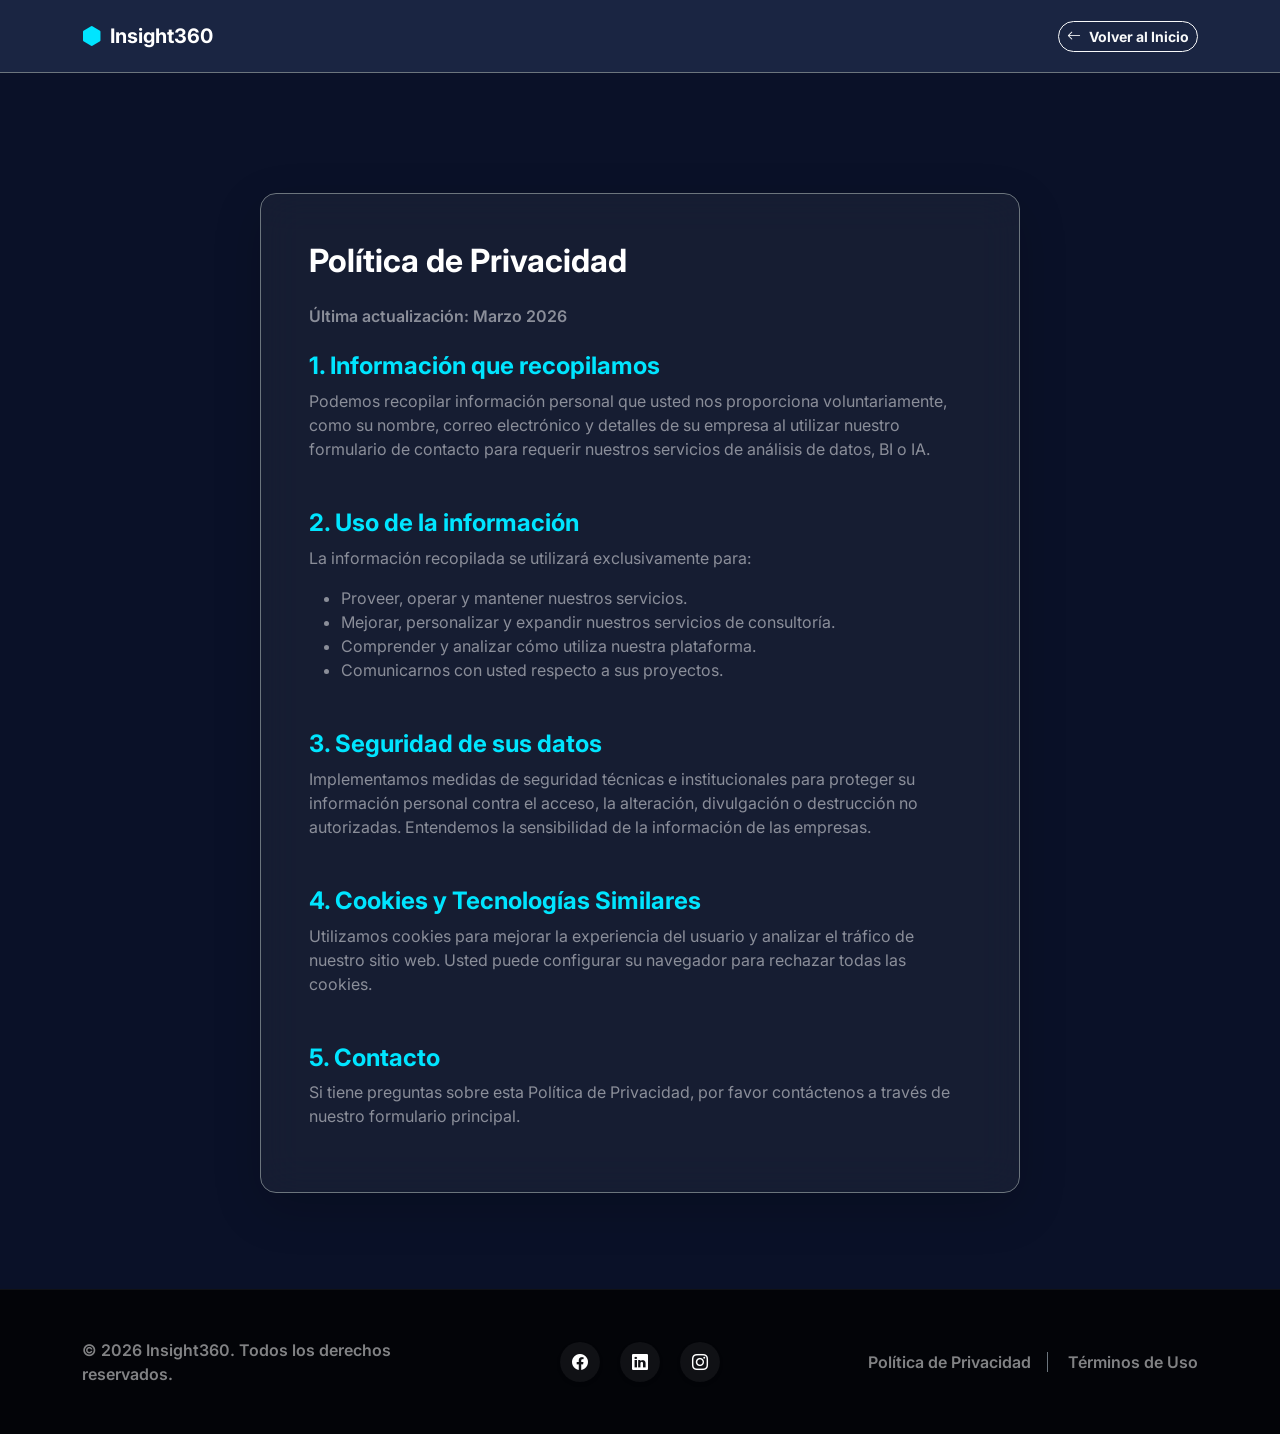
<file: frontend/privacidad.html>
<!DOCTYPE html>
<html lang="es">
<head>
    <meta charset="UTF-8">
    <meta name="viewport" content="width=device-width, initial-scale=1.0">
    <title>Política de Privacidad | Insight360</title>
    <!-- Google Fonts -->
    <link rel="preconnect" href="https://fonts.googleapis.com">
    <link rel="preconnect" href="https://fonts.gstatic.com" crossorigin>
    <link href="https://fonts.googleapis.com/css2?family=Inter:wght@300;400;600;700;800&display=swap" rel="stylesheet">
    <!-- Bootstrap CSS -->
    <link href="https://cdn.jsdelivr.net/npm/bootstrap@5.3.3/dist/css/bootstrap.min.css" rel="stylesheet">
    <link rel="stylesheet" href="https://cdn.jsdelivr.net/npm/bootstrap-icons@1.11.3/font/bootstrap-icons.min.css">
    <!-- Custom CSS -->
    <link rel="stylesheet" href="assets/css/styles.css">
</head>
<body style="background-color: var(--dark-bg); color: var(--text-color);">

    <!-- Navegación Simplificada -->
    <nav class="navbar navbar-expand-lg navbar-dark border-bottom border-secondary py-3" style="background-color: var(--secondary-color);">
        <div class="container">
            <a class="navbar-brand fw-bold text-white" href="index.html">
                <i class="bi bi-hexagon-fill text-accent me-2"></i>Insight360
            </a>
            <a href="index.html" class="btn btn-outline-light btn-sm rounded-pill fw-bold"><i class="bi bi-arrow-left me-2"></i>Volver al Inicio</a>
        </div>
    </nav>

    <!-- Contenido Principal -->
    <section class="page-section policy-content" style="background-color: var(--primary-color);">
        <div class="container fade-in-up visible">
            <div class="row justify-content-center">
                <div class="col-lg-8 glassmorphism p-5 rounded-4 text-start mt-4 shadow-lg border border-secondary">
                    <h2 class="fw-bold mb-4 text-white">Política de Privacidad</h2>
                    <p class="text-white-50 mb-4 fw-semibold">Última actualización: Marzo 2026</p>
                    
                    <h4 class="text-accent mt-4 fw-bold">1. Información que recopilamos</h4>
                    <p class="text-white-50">Podemos recopilar información personal que usted nos proporciona voluntariamente, como su nombre, correo electrónico y detalles de su empresa al utilizar nuestro formulario de contacto para requerir nuestros servicios de análisis de datos, BI o IA.</p>

                    <h4 class="text-accent mt-5 fw-bold">2. Uso de la información</h4>
                    <p class="text-white-50">La información recopilada se utilizará exclusivamente para:
                        <ul class="text-white-50 mt-2">
                            <li>Proveer, operar y mantener nuestros servicios.</li>
                            <li>Mejorar, personalizar y expandir nuestros servicios de consultoría.</li>
                            <li>Comprender y analizar cómo utiliza nuestra plataforma.</li>
                            <li>Comunicarnos con usted respecto a sus proyectos.</li>
                        </ul>
                    </p>

                    <h4 class="text-accent mt-5 fw-bold">3. Seguridad de sus datos</h4>
                    <p class="text-white-50">Implementamos medidas de seguridad técnicas e institucionales para proteger su información personal contra el acceso, la alteración, divulgación o destrucción no autorizadas. Entendemos la sensibilidad de la información de las empresas.</p>

                    <h4 class="text-accent mt-5 fw-bold">4. Cookies y Tecnologías Similares</h4>
                    <p class="text-white-50">Utilizamos cookies para mejorar la experiencia del usuario y analizar el tráfico de nuestro sitio web. Usted puede configurar su navegador para rechazar todas las cookies.</p>

                    <h4 class="text-accent mt-5 fw-bold">5. Contacto</h4>
                    <p class="text-white-50">Si tiene preguntas sobre esta Política de Privacidad, por favor contáctenos a través de nuestro formulario principal.</p>
                </div>
            </div>
        </div>
    </section>

    <!-- Footer -->
    <footer class="footer py-5 mt-auto">
        <div class="container">
            <div class="row align-items-center text-center text-lg-start">
                <div class="col-lg-4 text-white-50 mb-3 mb-lg-0 fw-semibold">
                    &copy; <span id="year"></span> Insight360. Todos los derechos reservados.
                </div>
                <div class="col-lg-4 mb-3 mb-lg-0 text-center">
                    <a class="btn btn-dark btn-social mx-2 rounded-circle shadow-sm" href="#!" aria-label="Facebook"><i class="bi bi-facebook"></i></a>
                    <a class="btn btn-dark btn-social mx-2 rounded-circle shadow-sm" href="#!" aria-label="LinkedIn"><i class="bi bi-linkedin"></i></a>
                    <a class="btn btn-dark btn-social mx-2 rounded-circle shadow-sm" href="#!" aria-label="Instagram"><i class="bi bi-instagram"></i></a>
                </div>
                <div class="col-lg-4 text-lg-end fw-semibold">
                    <a class="text-white-50 text-decoration-none border-end border-secondary pe-3 me-3" href="privacidad.html">Política de Privacidad</a>
                    <a class="text-white-50 text-decoration-none" href="terminos.html">Términos de Uso</a>
                </div>
            </div>
        </div>
    </footer>

    <script src="assets/js/script.js"></script>
</body>
</html>
</file>
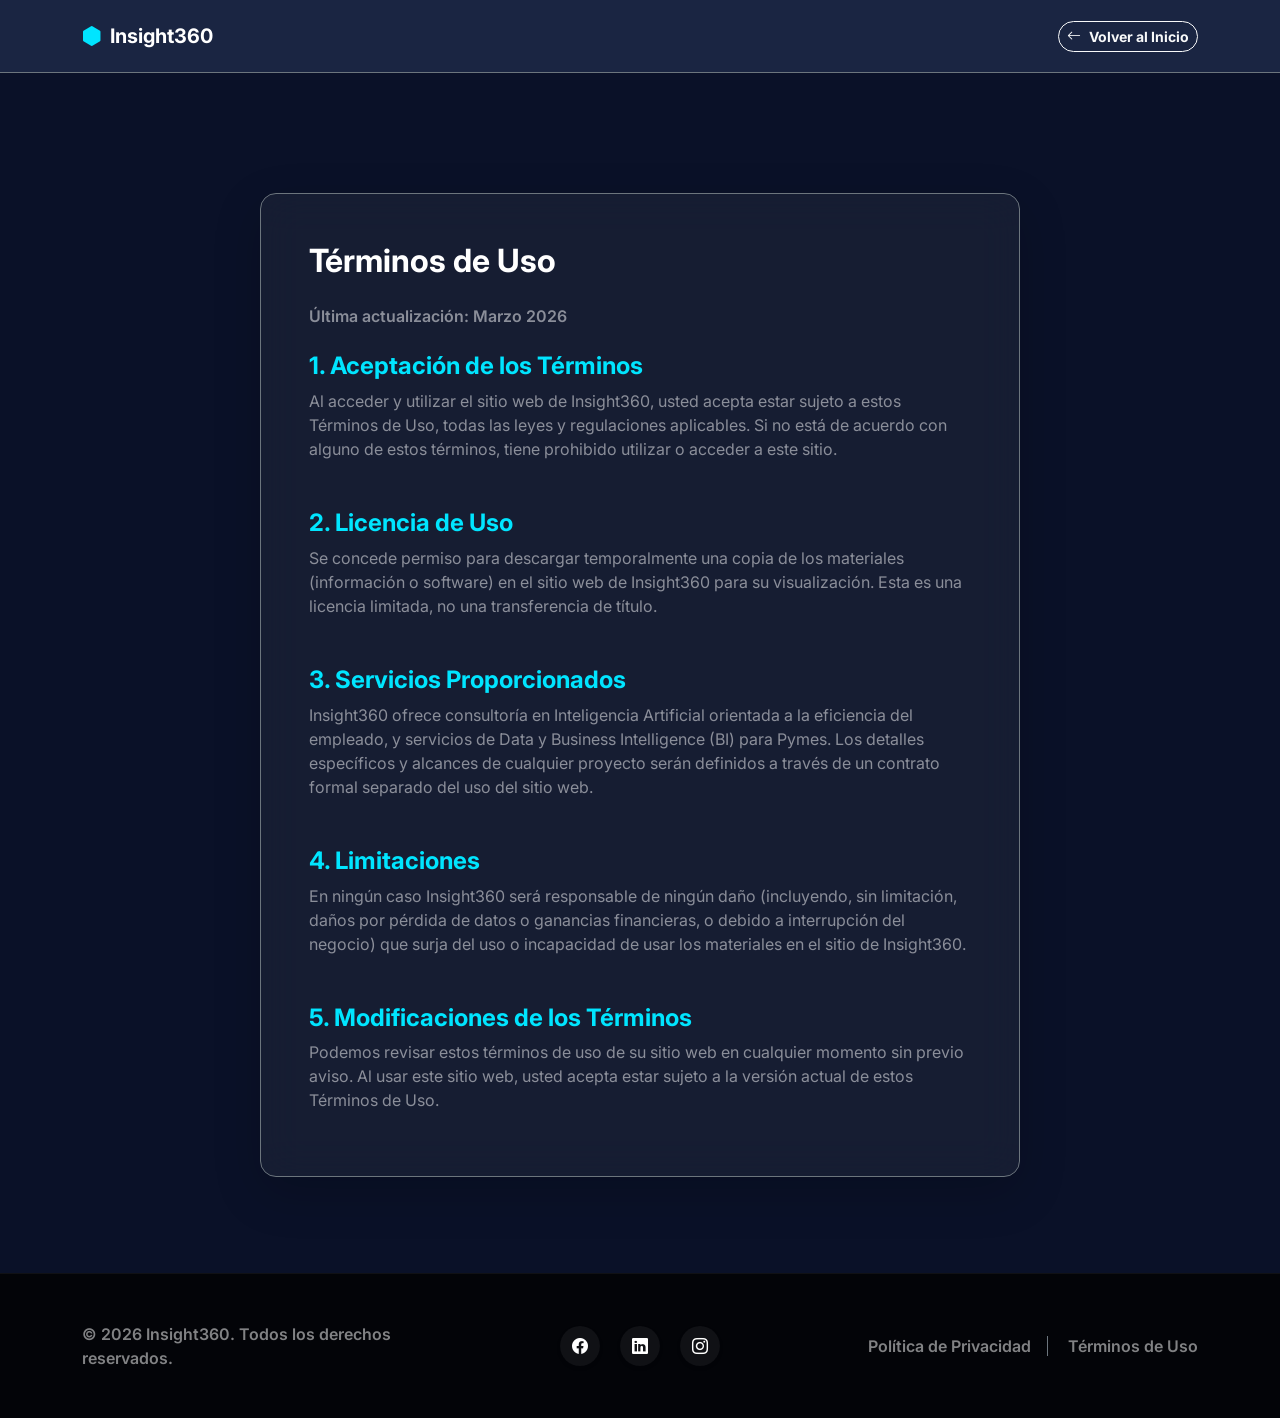
<file: frontend/terminos.html>
<!DOCTYPE html>
<html lang="es">
<head>
    <meta charset="UTF-8">
    <meta name="viewport" content="width=device-width, initial-scale=1.0">
    <title>Términos de Uso | Insight360</title>
    <!-- Google Fonts -->
    <link rel="preconnect" href="https://fonts.googleapis.com">
    <link rel="preconnect" href="https://fonts.gstatic.com" crossorigin>
    <link href="https://fonts.googleapis.com/css2?family=Inter:wght@300;400;600;700;800&display=swap" rel="stylesheet">
    <!-- Bootstrap CSS -->
    <link href="https://cdn.jsdelivr.net/npm/bootstrap@5.3.3/dist/css/bootstrap.min.css" rel="stylesheet">
    <link rel="stylesheet" href="https://cdn.jsdelivr.net/npm/bootstrap-icons@1.11.3/font/bootstrap-icons.min.css">
    <!-- Custom CSS -->
    <link rel="stylesheet" href="assets/css/styles.css">
</head>
<body style="background-color: var(--dark-bg); color: var(--text-color);">

    <!-- Navegación Simplificada -->
    <nav class="navbar navbar-expand-lg navbar-dark border-bottom border-secondary py-3" style="background-color: var(--secondary-color);">
        <div class="container">
            <a class="navbar-brand fw-bold text-white" href="index.html">
                <i class="bi bi-hexagon-fill text-accent me-2"></i>Insight360
            </a>
            <a href="index.html" class="btn btn-outline-light btn-sm rounded-pill fw-bold"><i class="bi bi-arrow-left me-2"></i>Volver al Inicio</a>
        </div>
    </nav>

    <!-- Contenido Principal -->
    <section class="page-section policy-content" style="background-color: var(--primary-color);">
        <div class="container fade-in-up visible">
            <div class="row justify-content-center">
                <div class="col-lg-8 glassmorphism p-5 rounded-4 text-start mt-4 shadow-lg border border-secondary">
                    <h2 class="fw-bold mb-4 text-white">Términos de Uso</h2>
                    <p class="text-white-50 mb-4 fw-semibold">Última actualización: Marzo 2026</p>
                    
                    <h4 class="text-accent mt-4 fw-bold">1. Aceptación de los Términos</h4>
                    <p class="text-white-50">Al acceder y utilizar el sitio web de Insight360, usted acepta estar sujeto a estos Términos de Uso, todas las leyes y regulaciones aplicables. Si no está de acuerdo con alguno de estos términos, tiene prohibido utilizar o acceder a este sitio.</p>

                    <h4 class="text-accent mt-5 fw-bold">2. Licencia de Uso</h4>
                    <p class="text-white-50">Se concede permiso para descargar temporalmente una copia de los materiales (información o software) en el sitio web de Insight360 para su visualización. Esta es una licencia limitada, no una transferencia de título.</p>

                    <h4 class="text-accent mt-5 fw-bold">3. Servicios Proporcionados</h4>
                    <p class="text-white-50">Insight360 ofrece consultoría en Inteligencia Artificial orientada a la eficiencia del empleado, y servicios de Data y Business Intelligence (BI) para Pymes. Los detalles específicos y alcances de cualquier proyecto serán definidos a través de un contrato formal separado del uso del sitio web.</p>

                    <h4 class="text-accent mt-5 fw-bold">4. Limitaciones</h4>
                    <p class="text-white-50">En ningún caso Insight360 será responsable de ningún daño (incluyendo, sin limitación, daños por pérdida de datos o ganancias financieras, o debido a interrupción del negocio) que surja del uso o incapacidad de usar los materiales en el sitio de Insight360.</p>

                    <h4 class="text-accent mt-5 fw-bold">5. Modificaciones de los Términos</h4>
                    <p class="text-white-50">Podemos revisar estos términos de uso de su sitio web en cualquier momento sin previo aviso. Al usar este sitio web, usted acepta estar sujeto a la versión actual de estos Términos de Uso.</p>
                </div>
            </div>
        </div>
    </section>

    <!-- Footer -->
    <footer class="footer py-5 mt-auto">
        <div class="container">
            <div class="row align-items-center text-center text-lg-start">
                <div class="col-lg-4 text-white-50 mb-3 mb-lg-0 fw-semibold">
                    &copy; <span id="year"></span> Insight360. Todos los derechos reservados.
                </div>
                <div class="col-lg-4 mb-3 mb-lg-0 text-center">
                    <a class="btn btn-dark btn-social mx-2 rounded-circle shadow-sm" href="#!" aria-label="Facebook"><i class="bi bi-facebook"></i></a>
                    <a class="btn btn-dark btn-social mx-2 rounded-circle shadow-sm" href="#!" aria-label="LinkedIn"><i class="bi bi-linkedin"></i></a>
                    <a class="btn btn-dark btn-social mx-2 rounded-circle shadow-sm" href="#!" aria-label="Instagram"><i class="bi bi-instagram"></i></a>
                </div>
                <div class="col-lg-4 text-lg-end fw-semibold">
                    <a class="text-white-50 text-decoration-none border-end border-secondary pe-3 me-3" href="privacidad.html">Política de Privacidad</a>
                    <a class="text-white-50 text-decoration-none" href="terminos.html">Términos de Uso</a>
                </div>
            </div>
        </div>
    </footer>

    <script src="assets/js/script.js"></script>
</body>
</html>
</file>
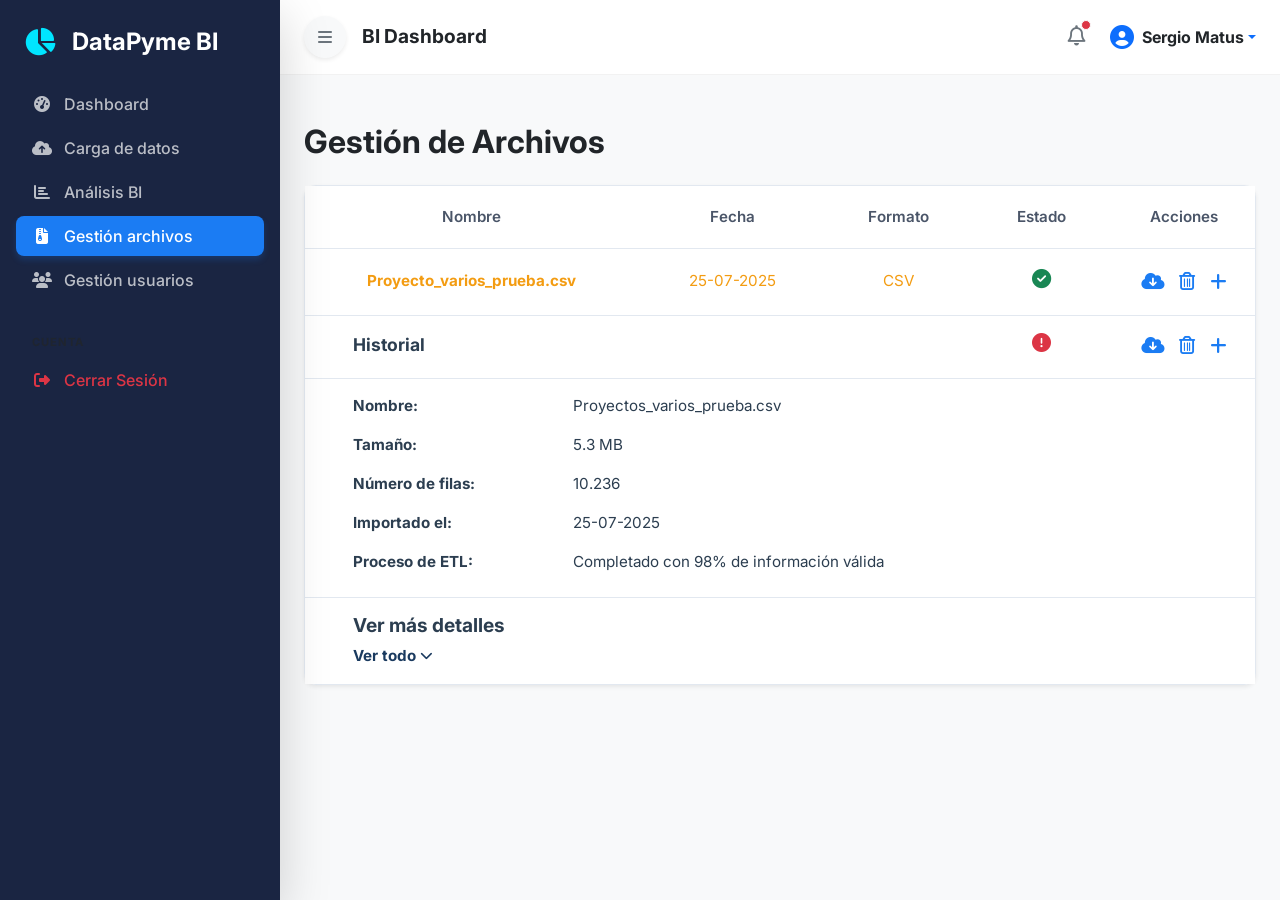
<file: frontend/app/gestion_archivos.html>
﻿<!DOCTYPE html>
<html lang="es">
<head>
    <meta charset="UTF-8">
    <meta name="viewport" content="width=device-width, initial-scale=1.0">
    <meta http-equiv="X-Content-Type-Options" content="nosniff">
    <title>Gestión de Archivos | DataPyme BI</title>
    
    <!-- Google Fonts -->
    <link href="https://fonts.googleapis.com/css2?family=Inter:wght@400;500;600;700;800&display=swap" rel="stylesheet">
    <!-- FontAwesome -->
    <link rel="stylesheet" href="https://cdnjs.cloudflare.com/ajax/libs/font-awesome/6.4.0/css/all.min.css">
    
    <!-- Bootstrap 5 CSS (Nativo) -->
    <link href="https://cdn.jsdelivr.net/npm/bootstrap@5.3.3/dist/css/bootstrap.min.css" rel="stylesheet">
    
    <!-- Custom CSS -->
    <link rel="stylesheet" href="../assets/css/layout.css">
    <link rel="stylesheet" href="../assets/css/gestion_archivos.css">
</head>
<body class="bg-light">

<div class="d-flex flex-nowrap align-items-stretch">
    <!-- Sidebar Premium BS5 -->
    <aside id="sidebar" class="d-flex flex-column flex-shrink-0 p-3 shadow-lg position-relative">
        <a href="dashboard.html" class="d-flex align-items-center mb-4 mt-2 me-md-auto text-white text-decoration-none">
            <i class="fas fa-chart-pie ms-2 me-3 fs-3" style="color: #00E5FF;"></i>
            <span class="fs-4 fw-bolder tracking-tight">DataPyme BI</span>
        </a>
        <ul class="nav nav-pills flex-column mb-auto">
            <li class="nav-item">
                <a href="dashboard.html" class="nav-link"><i class="fas fa-tachometer-alt fa-fw me-2"></i> Dashboard</a>
            </li>
            <li class="nav-item">
                <a href="carga_datos.html" class="nav-link"><i class="fas fa-cloud-upload-alt fa-fw me-2"></i> Carga de datos</a>
            </li>
            <li class="nav-item">
                <a href="analisis_bi.html" class="nav-link"><i class="fas fa-chart-bar fa-fw me-2"></i> Análisis BI</a>
            </li>
            <li class="nav-item" id="nav-menu-files">
                <a href="gestion_archivos.html" class="nav-link active" aria-current="page"><i class="fas fa-file-archive fa-fw me-2"></i> Gestión archivos</a>
            </li>
            <li class="nav-item" id="nav-menu-users">
                <a href="gestion_usuarios.html" class="nav-link"><i class="fas fa-users fa-fw me-2"></i> Gestión usuarios</a>
            </li>
            <li class="mt-4 mb-2"><span class="text-uppercase text-muted fw-bold ms-3" style="font-size: 0.70rem; letter-spacing: 1px;">CUENTA</span></li>
            <li class="nav-item">
                <a href="../auth/login.html" class="nav-link text-danger"><i class="fas fa-sign-out-alt fa-fw me-2"></i> Cerrar Sesión</a>
            </li>
        </ul>
    </aside>

    <!-- Main Workspace Content -->
    <div id="content-wrapper" class="d-flex flex-column flex-grow-1 bg-light">
        <!-- Navbar Top -->
        <nav class="navbar navbar-expand-lg top-navbar px-4 py-3 sticky-top">
            <div class="container-fluid p-0 d-flex justify-content-between align-items-center">
                <div class="d-flex align-items-center">
                    <button class="btn btn-light rounded-circle shadow-sm me-3" id="sidebarToggle" type="button" style="width: 42px; height: 42px;">
                        <i class="fas fa-bars text-secondary"></i>
                    </button>
                    <h5 class="m-0 fw-bold text-dark d-none d-sm-block">BI Dashboard</h5>
                </div>
                
                <div class="d-flex align-items-center gap-4">
                    <!-- Notifications Dropdown -->
                    <div class="dropdown">
                        <a href="#" class="d-flex align-items-center text-decoration-none user-menu-btn" data-bs-toggle="dropdown" aria-expanded="false" data-bs-auto-close="outside">
                            <div class="position-relative">
                                <i class="far fa-bell fs-5 text-secondary"></i>
                                <span class="position-absolute top-0 start-100 translate-middle p-1 bg-danger border border-light rounded-circle">
                                    <span class="visually-hidden">Nuevas notificaciones</span>
                                </span>
                            </div>
                        </a>
                        <ul class="dropdown-menu dropdown-menu-end shadow-lg border-0 mt-3 p-0" style="border-radius: 12px; width: 320px;">
                            <li class="p-3 border-bottom d-flex justify-content-between align-items-center bg-light">
                                <h6 class="mb-0 fw-bold">Notificaciones</h6>
                                <span class="badge bg-primary rounded-pill">1 nueva</span>
                            </li>
                            <li>
                                <a href="#" class="dropdown-item py-3 border-bottom text-wrap" style="white-space: normal;">
                                    <div class="d-flex align-items-start">
                                        <div class="bg-primary bg-opacity-10 p-2 rounded-circle me-3">
                                            <i class="fas fa-file-alt text-primary fs-5"></i>
                                        </div>
                                        <div>
                                            <p class="mb-1 fw-bold text-dark">Análisis completado</p>
                                            <p class="mb-0 text-muted small" style="font-size: 0.85rem;">El reporte de ventas ha sido generado y está listo.</p>
                                            <small class="text-primary fw-bold mt-1 d-block" style="font-size: 0.75rem;">Hace 3 min</small>
                                        </div>
                                    </div>
                                </a>
                            </li>
                            <li class="p-2 text-center">
                                <a href="notificaciones.html" class="text-decoration-none fw-bold text-primary small">Ver todas las notificaciones</a>
                            </li>
                        </ul>
                    </div>

                    <!-- User Profile Dropdown -->
                    <div class="dropdown">
                        <a href="#" class="d-flex align-items-center text-decoration-none dropdown-toggle user-menu-btn" data-bs-toggle="dropdown" aria-expanded="false">
                            <i class="fas fa-user-circle fs-4 text-primary me-2"></i>
                            <span class="text-dark fw-bold d-none d-md-inline nav-user-name">Sergio Matus</span>
                        </a>
                        <ul class="dropdown-menu dropdown-menu-end shadow-lg border-0 mt-3 p-0" style="border-radius: 12px; overflow: hidden; width: 280px;">
                            <li class="text-center py-4 bg-primary text-white"><i class="fas fa-user-circle fa-4x mb-2"></i><h5 class="fw-bold mb-0 nav-user-name">Sergio Matus</h5><small class="nav-user-role">Administrador</small></li>
                            <li class="p-3">
                                <a href="perfil_usuario.html" class="btn btn-light w-100 text-start fw-bold mb-2 shadow-sm border"><i class="fas fa-user-edit me-2"></i> Perfil</a>
                                <a href="../auth/login.html" class="btn btn-danger w-100 fw-bold shadow-sm border-0"><i class="fas fa-sign-out-alt me-2"></i> Cerrar Sesión</a>
                            </li>
                        </ul>
                    </div>
                </div>
            </div>
        </nav>

        <!-- Main Workspace -->
        <main class="container-fluid px-4 py-5">
            <h2 class="fw-bold text-dark mb-4">Gestión de Archivos</h2>

            <div class="row">
                <div class="col-12">
                    <div class="card card-custom-border shadow-sm">
                        <div class="card-body p-0">
                            <div class="table-responsive">
                                <table class="table mb-0 file-manager-table table-borderless">
                                    <thead>
                                        <tr>
                                            <th class="text-center" style="width: 35%;">Nombre</th>
                                            <th class="text-center" style="width: 20%;">Fecha</th>
                                            <th class="text-center" style="width: 15%;">Formato</th>
                                            <th class="text-center" style="width: 15%;">Estado</th>
                                            <th class="text-center" style="width: 15%;">Acciones</th>
                                        </tr>
                                    </thead>
                                    <tbody>
                                        <!-- Main Row -->
                                        <tr class="main-record-row border-bottom">
                                            <td class="text-center text-orange fw-bold">
                                                Proyecto_varios_prueba.csv
                                            </td>
                                            <td class="text-center text-orange align-middle">
                                                25-07-2025
                                            </td>
                                            <td class="text-center text-orange align-middle">
                                                CSV
                                            </td>
                                            <td class="text-center align-middle">
                                                <i class="fas fa-check-circle text-success" style="font-size: 1.2rem;"></i>
                                            </td>
                                            <td class="text-center align-middle">
                                                <div class="d-flex justify-content-center align-items-center align-middle" style="gap: 15px;">
                                                    <a href="#" class="text-primary icon-action" title="Descargar"><i class="fas fa-cloud-download-alt"></i></a>
                                                    <a href="#" class="text-primary icon-action" title="Eliminar"><i class="far fa-trash-alt"></i></a>
                                                    <div class="dropdown d-inline-block">
                                                        <a href="#" class="text-primary icon-action" data-bs-toggle="dropdown" aria-haspopup="true" aria-expanded="false" title="Más opciones">
                                                            <i class="fas fa-plus"></i>
                                                        </a>
                                                        <div class="dropdown-menu dropdown-menu-end shadow border-0" style="border-radius: 8px;">
                                                            <a class="dropdown-item py-2 text-dark-blue" href="#"><i class="fas fa-sync-alt me-2 text-primary" style="width: 16px;"></i> Volver a cargar</a>
                                                            <div class="dropdown-divider"></div>
                                                            <a class="dropdown-item py-2 text-dark-blue" href="#"><i class="fas fa-chart-bar me-2 text-primary" style="width: 16px;"></i> Volver a analizar</a>
                                                        </div>
                                                    </div>
                                                </div>
                                            </td>
                                        </tr>

                                        <!-- History Header Row -->
                                        <tr class="history-header border-bottom bg-light-soft">
                                            <td colspan="3" class="fw-bold text-dark-blue px-5 pt-3" style="font-size: 1.1rem;">
                                                Historial
                                            </td>
                                            <td class="text-center align-middle pt-3">
                                                <i class="fas fa-exclamation-circle text-danger" style="font-size: 1.2rem;"></i>
                                            </td>
                                            <td class="text-center align-middle pt-3">
                                                <div class="d-flex justify-content-center align-items-center" style="gap: 15px;">
                                                    <a href="#" class="text-primary icon-action" title="Descargar"><i class="fas fa-cloud-download-alt"></i></a>
                                                    <a href="#" class="text-primary icon-action" title="Eliminar"><i class="far fa-trash-alt"></i></a>
                                                    <div class="dropdown d-inline-block">
                                                        <a href="#" class="text-primary icon-action" data-bs-toggle="dropdown" aria-haspopup="true" aria-expanded="false" title="Opciones">
                                                            <i class="fas fa-plus"></i>
                                                        </a>
                                                        <div class="dropdown-menu dropdown-menu-end shadow border-0" style="border-radius: 8px;">
                                                            <a class="dropdown-item py-2 text-dark-blue" href="#"><i class="fas fa-sync-alt me-2 text-primary" style="width: 16px;"></i> Volver a cargar</a>
                                                            <div class="dropdown-divider"></div>
                                                            <a class="dropdown-item py-2 text-dark-blue" href="#"><i class="fas fa-chart-bar me-2 text-primary" style="width: 16px;"></i> Volver a analizar</a>
                                                        </div>
                                                    </div>
                                                </div>
                                            </td>
                                        </tr>

                                        <!-- History Content Rows -->
                                        <tr class="history-content-row bg-light-soft">
                                            <td colspan="5" class="px-5 pt-3 pb-4">
                                                <div class="row mb-3">
                                                    <div class="col-md-3 text-dark-blue fw-bold">Nombre:</div>
                                                    <div class="col-md-9 text-dark-blue">Proyectos_varios_prueba.csv</div>
                                                </div>
                                                <div class="row mb-3">
                                                    <div class="col-md-3 text-dark-blue fw-bold">Tamaño:</div>
                                                    <div class="col-md-9 text-dark-blue">5.3 MB</div>
                                                </div>
                                                <div class="row mb-3">
                                                    <div class="col-md-3 text-dark-blue fw-bold">Número de filas:</div>
                                                    <div class="col-md-9 text-dark-blue">10.236</div>
                                                </div>
                                                <div class="row mb-3">
                                                    <div class="col-md-3 text-dark-blue fw-bold">Importado el:</div>
                                                    <div class="col-md-9 text-dark-blue">25-07-2025</div>
                                                </div>
                                                <div class="row">
                                                    <div class="col-md-3 text-dark-blue fw-bold">Proceso de ETL:</div>
                                                    <div class="col-md-9 text-dark-blue">Completado con 98% de información válida</div>
                                                </div>
                                            </td>
                                        </tr>

                                        <!-- Details Row -->
                                        <tr class="border-top">
                                            <td colspan="5" class="px-5 py-3">
                                                <h5 class="text-dark-blue fw-bold mb-2">Ver más detalles</h5>
                                                <a class="text-primary-custom text-decoration-none fw-bold gap-1 d-inline-flex align-items-center" data-bs-toggle="collapse" href="#detallesCollapse" role="button" aria-expanded="false" aria-controls="detallesCollapse">
                                                    Ver todo <i class="fas fa-chevron-down" style="font-size:0.8rem;"></i>
                                                </a>
                                                
                                                <!-- Collapse Content -->
                                                <div class="collapse mt-3" id="detallesCollapse">
                                                    <table class="table table-bordered table-sm mb-0" style="font-size: 0.85rem; border: 1px solid #e2e8f0;">
                                                        <thead style="background-color: #f8f9fa;">
                                                            <tr>
                                                                <th class="text-dark-blue fw-bold">ID Registro</th>
                                                                <th class="text-dark-blue fw-bold">Fecha Proceso</th>
                                                                <th class="text-dark-blue fw-bold">Columna Validada</th>
                                                                <th class="text-dark-blue fw-bold text-center">Estado</th>
                                                                <th class="text-dark-blue fw-bold">Observación</th>
                                                            </tr>
                                                        </thead>
                                                        <tbody>
                                                            <tr>
                                                                <td>RG-0010</td>
                                                                <td>25-07-2025 10:15</td>
                                                                <td>Monto_Ventas</td>
                                                                <td class="text-center"><span class="badge bg-success">Válido</span></td>
                                                                <td>Procesado correctamente</td>
                                                            </tr>
                                                            <tr>
                                                                <td>RG-0011</td>
                                                                <td>25-07-2025 10:15</td>
                                                                <td>RUT_Comprador</td>
                                                                <td class="text-center"><span class="badge bg-danger">Error</span></td>
                                                                <td>Formato de RUT inválido detectado</td>
                                                            </tr>
                                                            <tr>
                                                                <td>RG-0012</td>
                                                                <td>25-07-2025 10:16</td>
                                                                <td>Total_Neto</td>
                                                                <td class="text-center"><span class="badge bg-success">Válido</span></td>
                                                                <td>Procesado correctamente</td>
                                                            </tr>
                                                        </tbody>
                                                    </table>
                                                </div>
                                            </td>
                                        </tr>
                                    </tbody>
                                </table>
                            </div>
                        </div>
                    </div>
                </div>
            </div>

        </main>
    </div>
</div>

<!-- =====================================
     Scripts de Bootstrap 5 Nativo
     ===================================== -->
<!-- Bootstrap 5 JS Bundle -->
<script src="https://cdn.jsdelivr.net/npm/bootstrap@5.3.3/dist/js/bootstrap.bundle.min.js"></script>
<!-- Layout Interno JS -->
<script src="../assets/js/api.js"></script>
<script src="../assets/js/layout.js"></script>

</body>
</html>
</file>
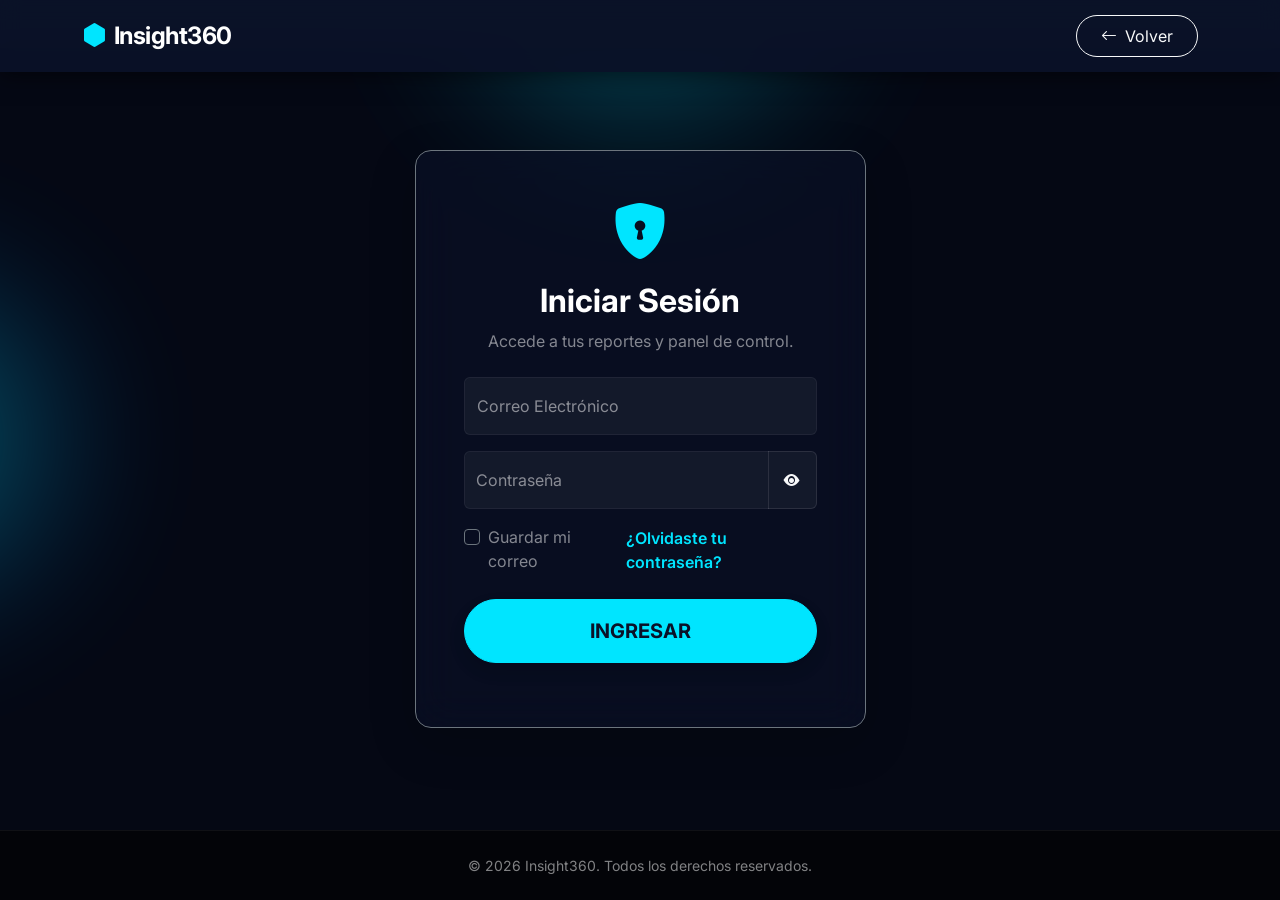
<file: frontend/auth/login.html>
<!DOCTYPE html>
<html lang="es">
<head>
    <meta charset="UTF-8">
    <meta name="viewport" content="width=device-width, initial-scale=1.0">
    <!-- SEO & Security Meta Tags -->
    <meta name="description" content="Inicia sesión en la plataforma de Insight360. Accede a tu panel de control, dashboards analíticos y reportes automatizados.">
    <meta name="keywords" content="login, iniciar sesión, Insight360, acceso, Business Intelligence, dashboard, IA corporativa">
    <meta name="author" content="Insight360">
    <meta name="robots" content="index, follow">
    <meta property="og:title" content="Iniciar Sesión | Insight360">
    <meta property="og:description" content="Accede a tu panel de control y reportes centralizados de Insight360.">
    <meta property="og:type" content="website">
    <meta name="twitter:card" content="summary">
    <meta http-equiv="X-XSS-Protection" content="1; mode=block">
    <meta http-equiv="X-Content-Type-Options" content="nosniff">
    <meta name="referrer" content="strict-origin-when-cross-origin">
    
    <title>Iniciar Sesión | Insight360</title>
    
    <!-- Google Fonts -->
    <link rel="preconnect" href="https://fonts.googleapis.com">
    <link rel="preconnect" href="https://fonts.gstatic.com" crossorigin>
    <link href="https://fonts.googleapis.com/css2?family=Inter:wght@300;400;600;700;800&display=swap" rel="stylesheet">
    
    <!-- Bootstrap CSS -->
    <link href="https://cdn.jsdelivr.net/npm/bootstrap@5.3.3/dist/css/bootstrap.min.css" rel="stylesheet" integrity="sha384-QWTKZyjpPEjISv5WaRU9OFeRpok6YctnYmDr5pNlyT2bRjXh0JMhjY6hW+ALEwIH" crossorigin="anonymous">
    
    <!-- Bootstrap Icons -->
    <link rel="stylesheet" href="https://cdn.jsdelivr.net/npm/bootstrap-icons@1.11.3/font/bootstrap-icons.min.css">
    
    <!-- Custom CSS -->
    <link rel="stylesheet" href="../assets/css/styles.css">
</head>
<body class="d-flex flex-column min-vh-100 bg-dark">

    <!-- Navegación Minimalista -->
    <nav class="navbar navbar-expand-lg navbar-dark fixed-top" id="mainNav" style="padding-top: 0.8rem; padding-bottom: 0.8rem; background-color: rgba(10, 17, 40, 0.95); backdrop-filter: blur(10px); box-shadow: 0 4px 20px rgba(0, 0, 0, 0.5);">
        <div class="container d-flex justify-content-between align-items-center">
            <a class="navbar-brand fw-bold m-0" href="../index.html">
                <i class="bi bi-hexagon-fill text-accent me-2"></i>Insight360
            </a>
            <div>
                <a class="btn btn-outline-light rounded-pill px-4 py-2" href="../index.html">
                    <i class="bi bi-arrow-left me-2"></i>Volver
                </a>
            </div>
        </div>
    </nav>

    <!-- Contenido de Inicio de Sesión -->
    <section class="flex-grow-1 d-flex align-items-center position-relative py-5 mt-5" style="background-color: var(--dark-bg); overflow: hidden;">
        <!-- Elementos Decorativos -->
        <div class="glass-orb shape-1" style="width: 500px; height: 500px; top: -100px; right: -100px; animation-duration: 6s;"></div>
        <div class="glass-orb shape-2" style="width: 400px; height: 400px; bottom: -100px; left: -100px; background-color: rgba(0, 102, 255, 0.2); animation-duration: 5s;"></div>
        
        <div class="container position-relative z-index-1 fade-in-up visible">
            <div class="row justify-content-center">
                <div class="col-md-7 col-lg-5">
                    <div class="glassmorphism p-5 rounded-4 shadow-lg border border-secondary" style="background: rgba(10, 17, 40, 0.6);">
                        <div class="text-center mb-4">
                            <i class="bi bi-shield-lock-fill display-4 text-accent mb-3 d-inline-block"></i>
                            <h2 class="fw-bold text-white mb-2">Iniciar Sesión</h2>
                            <p class="text-white-50">Accede a tus reportes y panel de control.</p>
                        </div>
                        
                        <form id="loginForm" novalidate>
                            <div class="form-floating mb-3">
                                <input type="email" class="form-control glass-input fw-semibold" id="email" placeholder="nombre@ejemplo.com" required>
                                <label for="email">Correo Electrónico</label>
                                <div class="invalid-feedback">Por favor ingresa un correo electrónico válido.</div>
                            </div>
                            
                            <div class="mb-3 position-relative">
                                <div class="form-floating input-group has-validation">
                                    <input type="password" class="form-control glass-input fw-semibold border-end-0" id="password" placeholder="Contraseña" required minlength="8" style="border-radius: var(--bs-border-radius) 0 0 var(--bs-border-radius);">
                                    <label for="password" style="z-index: 5;">Contraseña</label>
                                    <button class="btn glass-input border-start-0 text-white-50 px-3 d-flex align-items-center" type="button" id="togglePassword" style="border-radius: 0 var(--bs-border-radius) var(--bs-border-radius) 0; border-left: none !important; margin-left: -1px;">
                                        <i class="bi bi-eye-fill" id="toggleIcon"></i>
                                    </button>
                                    <div class="invalid-feedback">La contraseña debe tener al menos 8 caracteres.</div>
                                </div>
                                <!-- Password Strength Meter -->
                                <div class="password-strength-container mt-2 d-none" id="pwdStrengthContainer">
                                    <div class="d-flex justify-content-between align-items-center mb-1">
                                        <small class="text-white-50" style="font-size: 0.75rem;">Seguridad de la contraseña</small>
                                        <small class="fw-bold" id="pwdStrengthText" style="font-size: 0.75rem;">Débil</small>
                                    </div>
                                    <div class="progress" style="height: 4px; background-color: rgba(255,255,255,0.1);">
                                        <div class="progress-bar" id="pwdStrengthBar" role="progressbar" style="width: 0%;" aria-valuenow="0" aria-valuemin="0" aria-valuemax="100"></div>
                                    </div>
                                </div>
                            </div>
                            
                            <div class="d-flex flex-column flex-sm-row justify-content-between align-items-sm-center mb-4 gap-2">
                                <div class="form-check">
                                    <input class="form-check-input border-secondary" type="checkbox" id="rememberMe" style="background-color: transparent;">
                                    <label class="form-check-label text-white-50" for="rememberMe">
                                        Guardar mi correo
                                    </label>
                                </div>
                                <!-- Recuperación de contraseña -->
                                <a href="recuperar.html" class="text-accent text-decoration-none fw-semibold pt-1 pt-sm-0">¿Olvidaste tu contraseña?</a>
                            </div>
                            
                            <div class="d-grid mt-2 mb-3">
                                <button class="btn btn-accent btn-lg text-uppercase rounded-pill fw-bold py-3 shadow" type="submit">Ingresar</button>
                            </div>
                            
                            <!-- Contenedor de mensajes de autenticación -->
                            <div id="authMessage" class="d-none mt-3 p-3 rounded-3 text-center small fw-semibold"></div>
                        </form>
                    </div>
                </div>
            </div>
        </div>
    </section>

    <!-- Footer minificado -->
    <footer class="footer py-4 mt-auto" style="border-top: 1px solid rgba(255,255,255,0.05); background-color: #030408;">
        <div class="container text-center">
            <p class="text-white-50 mb-0 small">&copy; <span id="year">2026</span> Insight360. Todos los derechos reservados.</p>
        </div>
    </footer>

    <!-- Bootstrap Bundle JS -->
    <script src="https://cdn.jsdelivr.net/npm/bootstrap@5.3.3/dist/js/bootstrap.bundle.min.js" integrity="sha384-YvpcrYf0tY3lHB60NNkmxc5s9fDVZLESaAA55NDzOxhy9GkcIdslK1eN7N6jIeHz" crossorigin="anonymous"></script>
    
    <!-- Scripts de API y Autenticación -->
    <script src="../assets/js/api.js"></script>
    <script src="../assets/js/auth.js"></script>
</body>
</html>
</file>
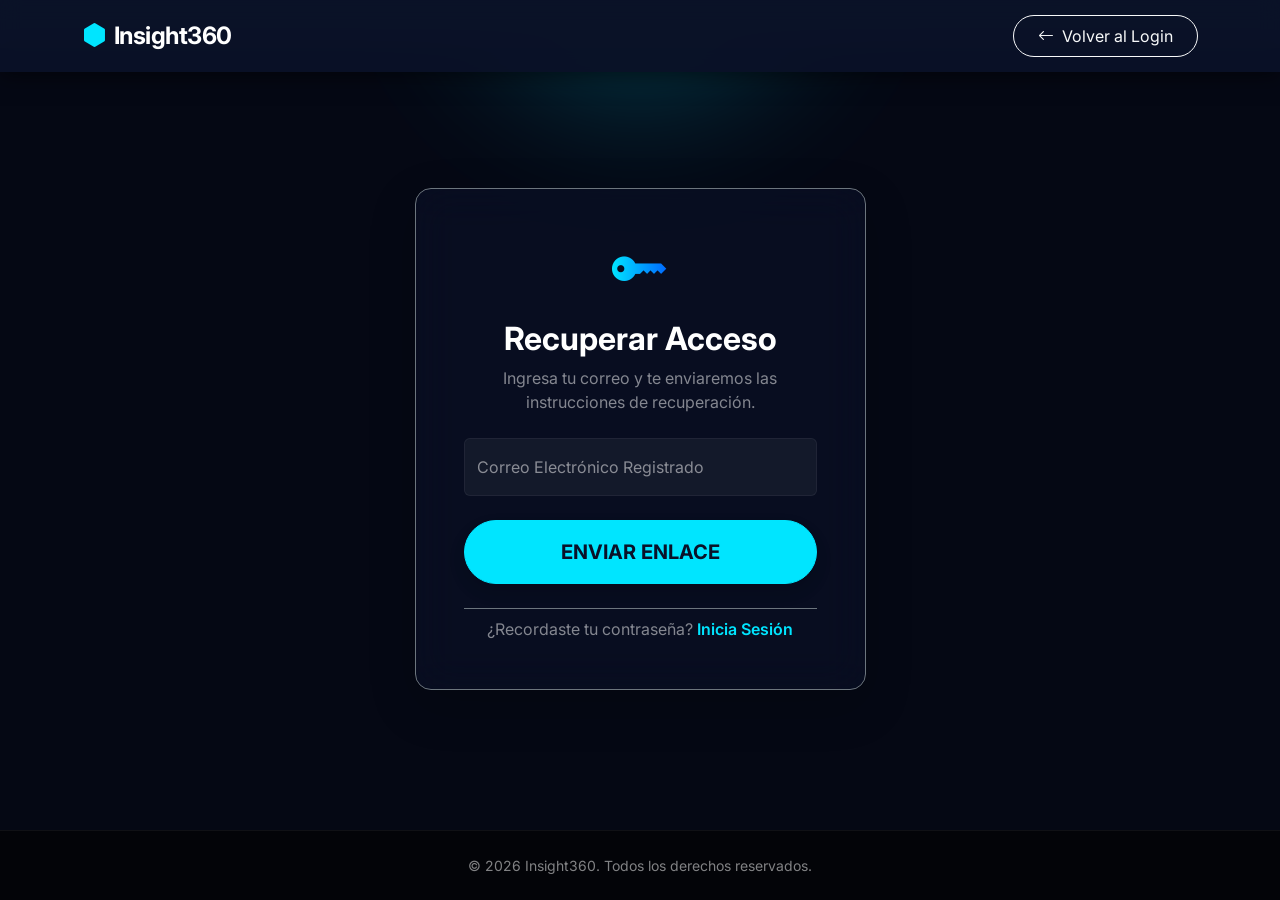
<file: frontend/auth/recuperar.html>
<!DOCTYPE html>
<html lang="es">
<head>
    <meta charset="UTF-8">
    <meta name="viewport" content="width=device-width, initial-scale=1.0">
    <!-- SEO & Security Meta Tags -->
    <meta name="description" content="Recupera la contraseña de tu cuenta de Insight360. Restablece el acceso a tus herramientas de Business Intelligence y dashboards.">
    <meta name="keywords" content="recuperar contraseña, password recovery, Insight360, acceso, restablecer contraseña">
    <meta name="author" content="Insight360">
    <meta name="robots" content="index, follow">
    <meta property="og:title" content="Recuperar Contraseña | Insight360">
    <meta property="og:description" content="Instrucciones seguras para restablecer el acceso a tu plataforma.">
    <meta property="og:type" content="website">
    <meta name="twitter:card" content="summary">
    <meta http-equiv="X-XSS-Protection" content="1; mode=block">
    <meta http-equiv="X-Content-Type-Options" content="nosniff">
    <meta name="referrer" content="strict-origin-when-cross-origin">
    
    <title>Recuperar Contraseña | Insight360</title>
    
    <!-- Google Fonts -->
    <link rel="preconnect" href="https://fonts.googleapis.com">
    <link rel="preconnect" href="https://fonts.gstatic.com" crossorigin>
    <link href="https://fonts.googleapis.com/css2?family=Inter:wght@300;400;600;700;800&display=swap" rel="stylesheet">
    
    <!-- Bootstrap CSS -->
    <link href="https://cdn.jsdelivr.net/npm/bootstrap@5.3.3/dist/css/bootstrap.min.css" rel="stylesheet" integrity="sha384-QWTKZyjpPEjISv5WaRU9OFeRpok6YctnYmDr5pNlyT2bRjXh0JMhjY6hW+ALEwIH" crossorigin="anonymous">
    
    <!-- Bootstrap Icons -->
    <link rel="stylesheet" href="https://cdn.jsdelivr.net/npm/bootstrap-icons@1.11.3/font/bootstrap-icons.min.css">
    
    <!-- Custom CSS -->
    <link rel="stylesheet" href="../assets/css/styles.css">
</head>
<body class="d-flex flex-column min-vh-100 bg-dark">

    <!-- Navegación Minimalista -->
    <nav class="navbar navbar-expand-lg navbar-dark fixed-top" id="mainNav" style="padding-top: 0.8rem; padding-bottom: 0.8rem; background-color: rgba(10, 17, 40, 0.95); backdrop-filter: blur(10px); box-shadow: 0 4px 20px rgba(0, 0, 0, 0.5);">
        <div class="container d-flex justify-content-between align-items-center">
            <a class="navbar-brand fw-bold m-0" href="../index.html">
                <i class="bi bi-hexagon-fill text-accent me-2"></i>Insight360
            </a>
            <div>
                <a class="btn btn-outline-light rounded-pill px-4 py-2" href="login.html">
                    <i class="bi bi-arrow-left me-2"></i>Volver al Login
                </a>
            </div>
        </div>
    </nav>

    <!-- Contenido de Recuperación -->
    <section class="flex-grow-1 d-flex align-items-center position-relative py-5 mt-5" style="background-color: var(--dark-bg); overflow: hidden;">
        <!-- Elementos Decorativos -->
        <div class="glass-orb shape-1" style="width: 550px; height: 550px; top: -120px; right: -150px; background: radial-gradient(circle, var(--accent-color) 0%, rgba(0,0,0,0) 60%);"></div>
        
        <div class="container position-relative z-index-1 fade-in-up visible">
            <div class="row justify-content-center">
                <div class="col-md-7 col-lg-5">
                    <div class="glassmorphism p-5 rounded-4 shadow-lg border border-secondary" style="background: rgba(10, 17, 40, 0.6);">
                        <div class="text-center mb-4">
                            <i class="bi bi-key-fill display-4 text-gradient mb-3 d-inline-block"></i>
                            <h2 class="fw-bold text-white mb-2">Recuperar Acceso</h2>
                            <p class="text-white-50">Ingresa tu correo y te enviaremos las instrucciones de recuperación.</p>
                        </div>
                        
                        <form id="recoveryForm" novalidate>
                            <div class="form-floating mb-4">
                                <input type="email" class="form-control glass-input fw-semibold" id="recoveryEmail" placeholder="nombre@ejemplo.com" required>
                                <label for="recoveryEmail">Correo Electrónico Registrado</label>
                                <div class="invalid-feedback">Por favor ingresa tu correo electrónico registrado.</div>
                            </div>
                            
                            <div class="d-grid mt-2 mb-4">
                                <button class="btn btn-accent btn-lg text-uppercase rounded-pill fw-bold py-3 shadow" type="submit">Enviar Enlace</button>
                            </div>
                            
                            <!-- Contenedor de mensajes de recuperación -->
                            <div id="recoveryMessage" class="d-none mt-3 p-3 rounded-3 text-center small fw-semibold"></div>
                            
                            <div class="text-center mt-3 pt-2 border-top border-secondary">
                                <span class="text-white-50">¿Recordaste tu contraseña? </span>
                                <a href="login.html" class="text-accent text-decoration-none fw-semibold dropdown-item d-inline">Inicia Sesión</a>
                            </div>
                        </form>
                    </div>
                </div>
            </div>
        </div>
    </section>

    <!-- Footer minificado -->
    <footer class="footer py-4 mt-auto" style="border-top: 1px solid rgba(255,255,255,0.05); background-color: #030408;">
        <div class="container text-center">
            <p class="text-white-50 mb-0 small">&copy; <span id="year">2026</span> Insight360. Todos los derechos reservados.</p>
        </div>
    </footer>

    <!-- Bootstrap Bundle JS -->
    <script src="https://cdn.jsdelivr.net/npm/bootstrap@5.3.3/dist/js/bootstrap.bundle.min.js" integrity="sha384-YvpcrYf0tY3lHB60NNkmxc5s9fDVZLESaAA55NDzOxhy9GkcIdslK1eN7N6jIeHz" crossorigin="anonymous"></script>
    
    <!-- Scripts de API y Autenticación -->
    <script src="../assets/js/api.js"></script>
    <script src="../assets/js/auth.js"></script>
</body>
</html>
</file>
<file: frontend/assets/css/styles.css>
/* Insight360 Custom Styles */
:root {
    --primary-color: #0A1128; /* Deep Navy Blue */
    --secondary-color: #1A2542; /* Lighter Navy Blue */
    --accent-color: #00E5FF; /* Vibrant Cyan/Teal (Tech/AI) */
    --accent-dark: #00B3CC; /* Darker Cyan */
    --text-color: #F8F9FA; 
    --light-bg: #F4F7FB;
    --dark-bg: #050814;
}

body {
    font-family: 'Inter', sans-serif;
    color: var(--text-color);
    background-color: var(--dark-bg); /* Dark mode as default aesthetic */
    overflow-x: hidden;
}

/* Typography Helpers */
.text-accent {
    color: var(--accent-color) !important;
}

.text-gradient {
    background: linear-gradient(90deg, #00E5FF, #0066FF);
    -webkit-background-clip: text;
    -webkit-text-fill-color: transparent;
    background-clip: text;
}

.bg-accent {
    background-color: var(--accent-color) !important;
}

.bg-accent-soft {
    background-color: rgba(0, 229, 255, 0.1) !important;
}

.bg-gradient-primary {
    background: linear-gradient(135deg, var(--secondary-color), var(--primary-color));
}

.bg-gradient-accent {
    background: linear-gradient(135deg, var(--accent-color), #0066FF);
}

.bg-gradient-secondary {
    background: linear-gradient(135deg, #FF007A, #6600FF); /* Touches of AI-magenta */
}

.bg-light-gradient {
    background: linear-gradient(135deg, var(--light-bg), #FFFFFF);
    color: #212529 !important;
}

.z-index-1 {
    z-index: 1;
}

/* Navigation */
#mainNav {
    padding-top: 1.5rem;
    padding-bottom: 1.5rem;
    background-color: transparent;
    transition: padding-top 0.3s, padding-bottom 0.3s, background-color 0.3s;
}
#mainNav.navbar-shrink {
    padding-top: 0.8rem;
    padding-bottom: 0.8rem;
    background-color: rgba(10, 17, 40, 0.95);
    backdrop-filter: blur(10px);
    box-shadow: 0 4px 20px rgba(0, 0, 0, 0.5);
}

#mainNav .navbar-brand {
    font-size: 1.5rem;
    letter-spacing: -0.5px;
    color: #fff !important;
}

#mainNav .navbar-nav .nav-item .nav-link {
    color: rgba(255, 255, 255, 0.7);
    font-weight: 600;
    font-size: 0.95rem;
    padding: 0.5rem 1rem;
    position: relative;
    transition: color 0.3s;
}

#mainNav .navbar-nav .nav-item .nav-link:hover,
#mainNav .navbar-nav .nav-item .nav-link.active {
    color: var(--accent-color);
}

#mainNav .navbar-nav .nav-item .nav-link::after {
    content: '';
    position: absolute;
    width: 0;
    height: 2px;
    bottom: 0;
    left: 1rem; /* aligns with padding */
    background-color: var(--accent-color);
    transition: width 0.3s ease;
}

#mainNav .navbar-nav .nav-item .nav-link:hover::after,
#mainNav .navbar-nav .nav-item .nav-link.active::after {
    width: calc(100% - 2rem);
}

/* Buttons */
.btn-accent {
    background-color: var(--accent-color);
    border-color: var(--accent-color);
    color: var(--primary-color);
    font-weight: 600;
    transition: all 0.3s ease;
    box-shadow: 0 4px 15px rgba(0, 229, 255, 0.3);
}

.btn-accent:hover {
    background-color: var(--accent-dark);
    border-color: var(--accent-dark);
    color: var(--primary-color);
    transform: translateY(-2px);
    box-shadow: 0 6px 20px rgba(0, 229, 255, 0.5);
}

.btn-outline-light:hover {
    color: var(--primary-color);
    background-color: #fff;
    transform: translateY(-2px);
}

/* Hero Section */
.hero {
    min-height: 100vh;
    position: relative;
    padding-top: 150px; /* Space for navbar */
    padding-bottom: 100px;
    background-color: var(--dark-bg);
    overflow: hidden;
}

.hero .decoration {
    position: absolute;
    border-radius: 50%;
    filter: blur(100px);
    z-index: 0;
    opacity: 0.5;
}

.hero .shape-1 {
    width: 600px;
    height: 600px;
    background-color: rgba(0, 102, 255, 0.2);
    top: -200px;
    right: -100px;
}

.hero .shape-2 {
    width: 500px;
    height: 500px;
    background-color: rgba(0, 229, 255, 0.15);
    bottom: -150px;
    left: -200px;
}

/* Sections General */
.page-section {
    padding: 6rem 0;
}

.section-heading {
    font-size: 2.5rem;
    margin-bottom: 1rem;
    position: relative;
    display: inline-block;
}

.section-heading::after {
    content: '';
    position: absolute;
    width: 40px;
    height: 4px;
    background-color: var(--accent-color);
    bottom: -10px;
    left: 50%;
    transform: translateX(-50%);
    border-radius: 2px;
}

#services .section-heading::after {
    left: 50%;
    transform: translateX(-50%);
}

#about .section-heading::after {
    left: 0;
    transform: none;
}

/* Cards */
.hover-card-wrapper {
    perspective: 1000px;
}

.service-card {
    background-color: var(--secondary-color);
    border-radius: 1.5rem;
    transition: transform 0.4s ease, box-shadow 0.4s ease;
    border: 1px solid rgba(255,255,255,0.05) !important;
}

.service-card:hover {
    transform: translateY(-10px);
    box-shadow: 0 15px 30px rgba(0,0,0,0.5), 0 0 20px rgba(0, 229, 255, 0.1);
}

.card-icon {
    width: 80px;
    height: 80px;
    border-radius: 50%;
    display: flex;
    align-items: center;
    justify-content: center;
    font-size: 2rem;
    margin-top: -60px; /* pull icon up */
    border: 5px solid var(--dark-bg); /* matches body background */
    transition: transform 0.4s ease;
}

.service-card:hover .card-icon {
    transform: rotateY(180deg);
}

/* About Section */
.icon-bullet {
    width: 45px;
    height: 45px;
    flex-shrink: 0;
    font-size: 1.5rem;
    box-shadow: 0 4px 10px rgba(0, 229, 255, 0.3);
}

.glassmorphism {
    background: rgba(255, 255, 255, 0.05);
    backdrop-filter: blur(20px);
    -webkit-backdrop-filter: blur(20px);
    border: 1px solid rgba(255, 255, 255, 0.1);
}

#about .glassmorphism {
    background: rgba(10, 17, 40, 0.85); /* For the dark card on light background */
    border: 1px solid rgba(0, 0, 0, 0.1);
}

.glass-orb {
    position: absolute;
    width: 300px;
    height: 300px;
    border-radius: 50%;
    background: radial-gradient(circle, var(--accent-color) 0%, rgba(0,0,0,0) 70%);
    top: 50%;
    left: 50%;
    transform: translate(-50%, -50%);
    filter: blur(60px);
    z-index: 0;
    opacity: 0.4;
    animation: pulse 4s infinite alternate;
}

@keyframes pulse {
    0% { transform: translate(-50%, -50%) scale(1); opacity: 0.3; }
    100% { transform: translate(-50%, -50%) scale(1.1); opacity: 0.6; }
}

.bar {
    transition: height 1s ease-out;
}

/* Contact Section */
#contact {
    background-color: var(--primary-color);
    position: relative;
    overflow: hidden;
}

#contact::before {
    content: '';
    position: absolute;
    top: -50%;
    left: -50%;
    width: 200%;
    height: 200%;
    background: radial-gradient(circle, rgba(0, 229, 255, 0.05) 0%, rgba(0,0,0,0) 50%);
    z-index: 0;
}

.contact-form {
    position: relative;
    z-index: 1;
}

.glass-input {
    background-color: rgba(255, 255, 255, 0.05) !important;
    border: 1px solid rgba(255, 255, 255, 0.1) !important;
    color: var(--text-color) !important;
}

.glass-input:focus {
    background-color: rgba(255, 255, 255, 0.1) !important;
    border-color: var(--accent-color) !important;
    box-shadow: 0 0 0 0.25rem rgba(0, 229, 255, 0.2) !important;
}

.form-floating label {
    color: rgba(255, 255, 255, 0.5);
}

.form-floating > .form-control:focus ~ label,
.form-floating > .form-control:not(:placeholder-shown) ~ label {
    color: var(--accent-color);
    opacity: 0.9;
}

.form-floating > .form-control:-webkit-autofill ~ label {
    color: var(--accent-color);
}

/* Footer */
.footer {
    background-color: #030408;
    border-top: 1px solid rgba(255,255,255,0.05);
}

.btn-social {
    width: 2.5rem;
    height: 2.5rem;
    display: inline-flex;
    align-items: center;
    justify-content: center;
    padding: 0;
    transition: all 0.3s;
    background-color: rgba(255,255,255,0.05);
    border: none;
    color: white;
}

.btn-social:hover {
    background-color: var(--accent-color);
    color: var(--primary-color);
    transform: translateY(-3px);
}

/* Animations Scroll */
.fade-in-up {
    opacity: 0;
    transform: translateY(30px);
    transition: opacity 0.8s ease-out, transform 0.8s ease-out;
}

.fade-in-up.visible {
    opacity: 1;
    transform: translateY(0);
}

/* Scrollbar styling */
::-webkit-scrollbar {
    width: 10px;
}
::-webkit-scrollbar-track {
    background: var(--dark-bg);
}
::-webkit-scrollbar-thumb {
    background: var(--secondary-color);
    border-radius: 5px;
}
::-webkit-scrollbar-thumb:hover {
    background: var(--accent-color);
}

/* Password Strength & UX Enhancements */
.input-group > .glass-input:focus {
    z-index: 3;
}
.btn.glass-input:hover {
    color: var(--accent-color) !important;
}
.password-strength-container .progress-bar {
    transition: width 0.3s ease, background-color 0.3s ease;
}
.strength-weak { background-color: #ff4d4d !important; color: #ff4d4d; }
.strength-medium { background-color: #ffc107 !important; color: #ffc107; }
.strength-strong { background-color: #00E5FF !important; color: #00E5FF; }

/* Enhanced Button Glows for Commercial Appeal */
.btn-accent {
    box-shadow: 0 0 10px rgba(0, 229, 255, 0.2), inset 0 0 5px rgba(0,229,255,0.1);
}
.btn-accent:hover {
    box-shadow: 0 0 20px rgba(0, 229, 255, 0.6), inset 0 0 10px rgba(255,255,255,0.3);
}

/* Glass Input Focus Glow */
.glass-input:focus, .input-group:focus-within .glass-input {
    box-shadow: 0 0 15px rgba(0, 229, 255, 0.15) !important;
}
</file>
<file: frontend/assets/css/gestion_archivos.css>
/* gestion_archivos.css */

body {
    font-family: 'Inter', sans-serif;
    background-color: #f7f9fc;
}

.text-primary-custom {
    color: #1A3A5F !important;
}

.text-dark-blue {
    color: #2c3e50 !important;
}

.bg-light-custom {
    background-color: #f7f9fc !important;
}

.text-orange {
    color: #f39c12 !important; /* Adjust if a specific hex is preferred */
}

.bg-light-soft {
    background-color: #ffffff;
}

/* Card */
.card-custom-border {
    border: 1px solid #e2e8f0;
    border-radius: 12px;
    background-color: #ffffff;
}

/* File Manager Table Defaults */
.file-manager-table {
    color: #4a5568;
    font-size: 0.95rem;
}

.file-manager-table thead th {
    border-bottom: 1px solid #e2e8f0;
    color: #4a5568;
    font-weight: 600;
    padding: 1.2rem 1rem;
}

.file-manager-table tbody td {
    padding: 1.2rem 1rem;
    vertical-align: middle;
}

.file-manager-table tr.border-bottom td {
    border-bottom: 1px solid #e2e8f0;
}

.file-manager-table tr.border-top td {
    border-top: 1px solid #e2e8f0;
}

.icon-action {
    color: #1b7cf3 !important;
    font-size: 1.15rem;
    transition: color 0.2s;
}

.icon-action:hover {
    color: #1a3a5f !important;
}

h5 {
    color: #2c3e50;
    font-size: 1.2rem;
}
</file>
<file: frontend/assets/css/layout.css>
/* layout.css - Estilos Base Globales (Bootstrap 5) */

body { 
    font-family: 'Inter', sans-serif; 
    background-color: #f7f9fc; 
    color: #333; 
    overflow-x: hidden; 
}

/* Modern Sidebar */
#sidebar {
    width: 280px;
    background-color: #1A2542; /* Corporate Dark Blue */
    min-height: 100vh;
    transition: all 0.3s cubic-bezier(0.25, 0.8, 0.25, 1);
    z-index: 1040;
}
#sidebar.collapsed {
    margin-left: -280px;
}
#sidebar .nav-link {
    color: rgba(255,255,255,0.7);
    border-radius: 8px;
    margin-bottom: 4px;
    font-weight: 500;
    transition: all 0.2s;
}
#sidebar .nav-link:hover {
    color: #fff;
    background-color: rgba(255,255,255,0.1);
}
#sidebar .nav-link.active {
    color: #fff;
    background-color: #1b7cf3; /* Corporate bright blue */
    box-shadow: 0 4px 6px rgba(27, 124, 243, 0.2);
}

/* Layout Content */
#content-wrapper {
    transition: all 0.3s cubic-bezier(0.25, 0.8, 0.25, 1);
    width: 100%;
    height: 100vh;
    overflow-y: auto;
    overflow-x: hidden;
}

/* Layout General Cards */
.card {
    border: none;
    border-radius: 12px;
    box-shadow: 0 4px 15px rgba(0,0,0,0.03);
    transition: transform 0.2s, box-shadow 0.2s;
}

/* KPI Styling shared */
.kpi-icon-box {
    width: 60px; height: 60px;
    border-radius: 12px;
    display: flex; align-items: center; justify-content: center;
}

/* Custom Top Bar */
.top-navbar {
    background: rgba(255, 255, 255, 0.95) !important;
    backdrop-filter: blur(10px);
    border-bottom: 1px solid rgba(0,0,0,0.05);
}
</file>
